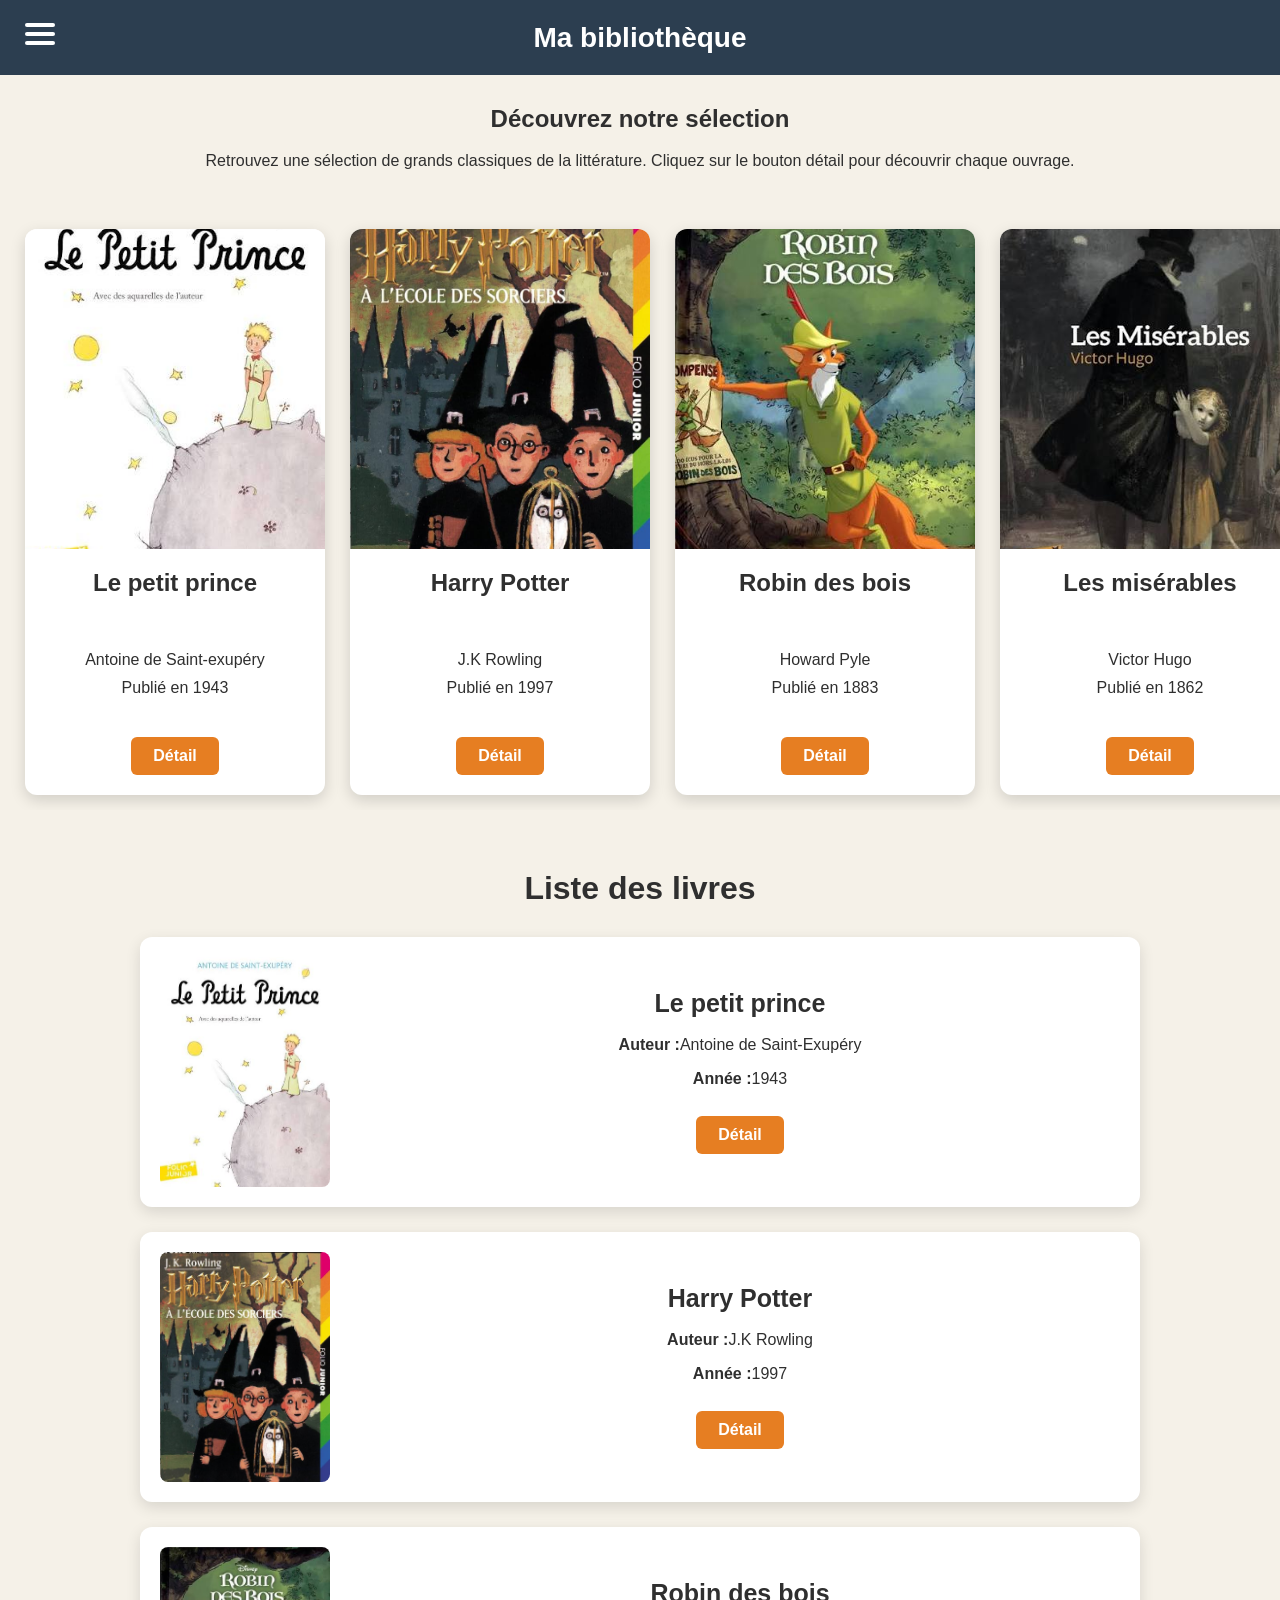
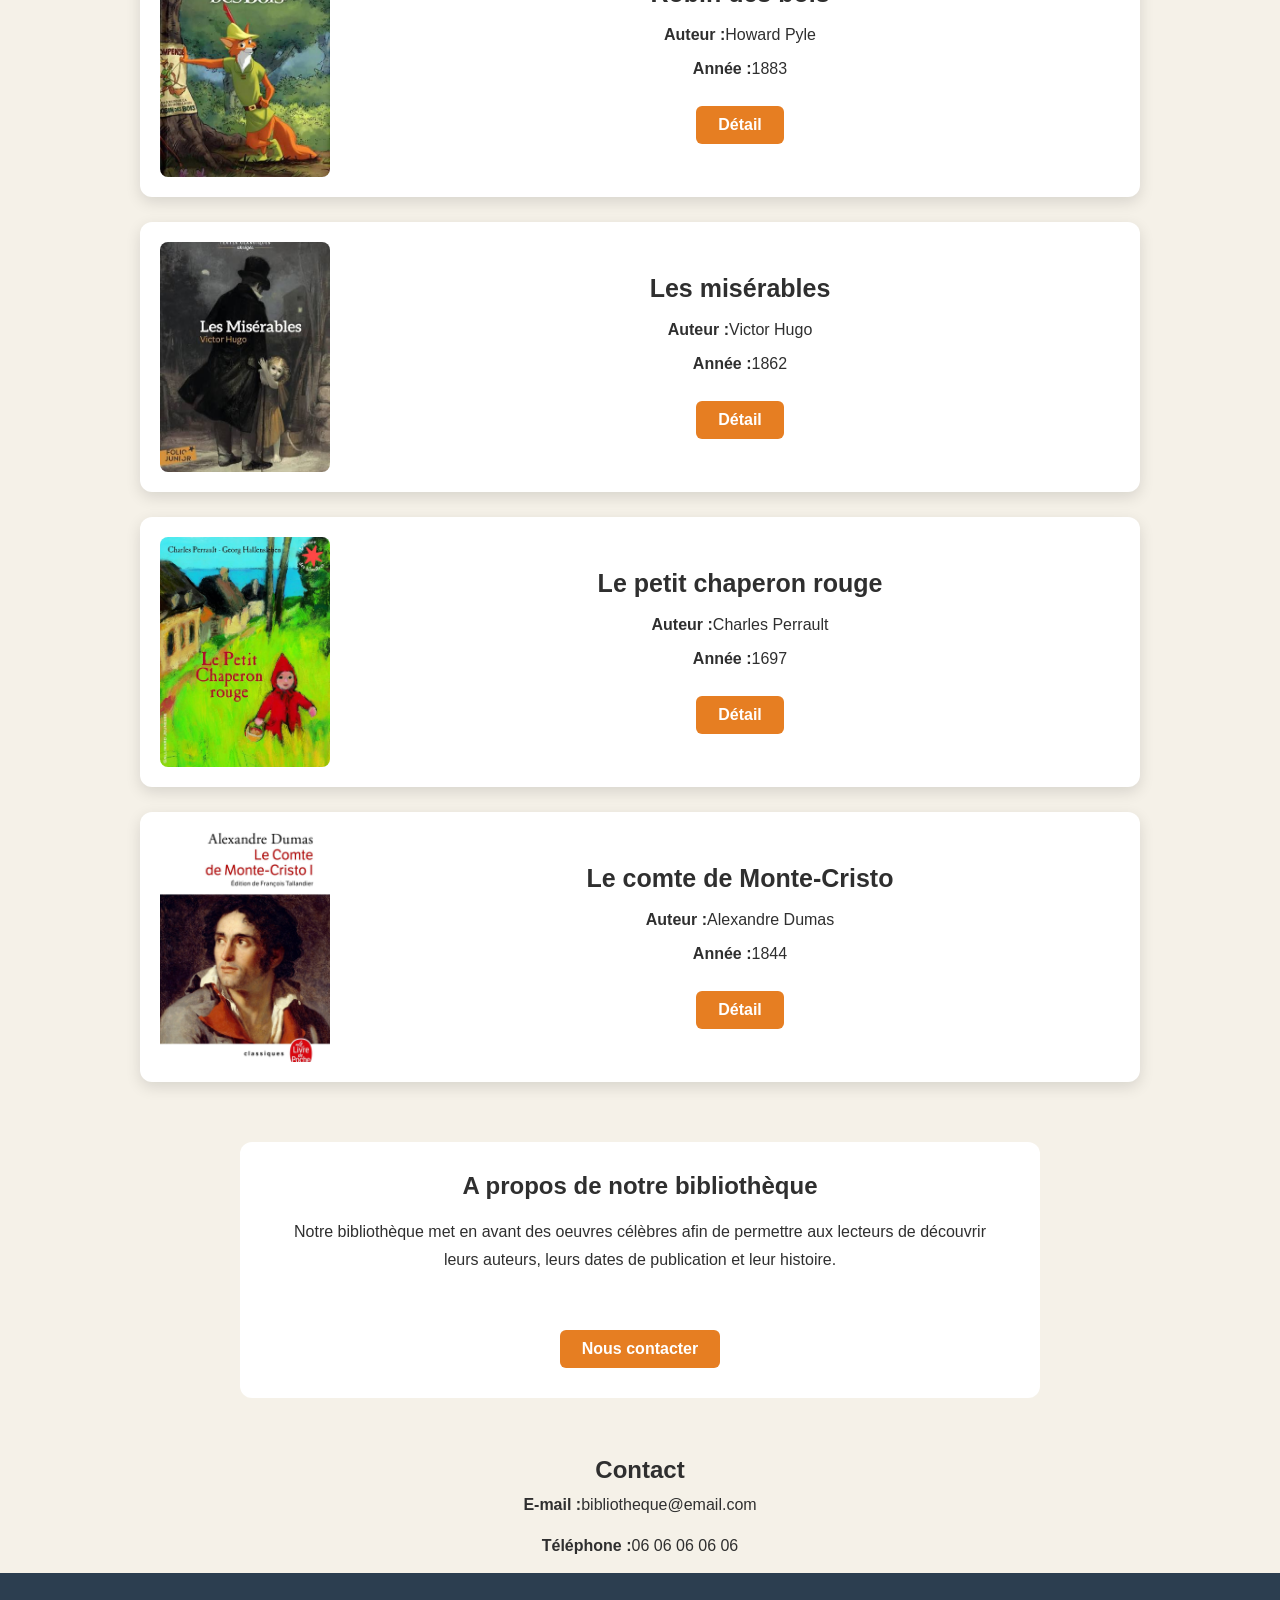
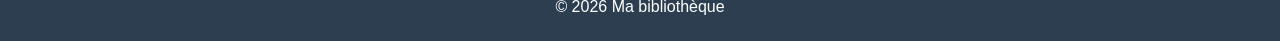
<file: index.html>
<!DOCTYPE html>
<html lang="fr">
<head>
    <meta charset="UTF-8">
    <meta name="viewport" content="width=device-width, initial-scale=1.0">
    <title>Ma bibliothèque</title>
    <link rel="stylesheet" href="style.css">
</head>
<body>
    <header class="header">
        <input type="checkbox" id="menu-toggle">
        <label for="menu-toggle" class="burger" aria-label="Ouvrir le menu">
            <span></span>
            <span></span>
            <span></span>
        </label>
        <nav class="menu">
            <a href="index.html">Accueil</a>
            <a href="nous-contacter.html">Nous contacter</a>
        </nav>
        <h1>Ma bibliothèque</h1>
    </header>
    <main>
        <section class="introduction">
            <h2>Découvrez notre sélection</h2>
            <p>Retrouvez une sélection de grands classiques de la littérature. Cliquez sur le bouton détail pour découvrir chaque ouvrage.</p>
        </section>
        <section class="livres">
            <article class="carte-livre">
                <img src="lepetitprince.jpg" alt="Le petit prince">
                <div class="contenu-carte">
                    <h2>Le petit prince</h2>
                    <p>Antoine de Saint-exupéry</p>
                    <p>Publié en 1943</p>
                    <a href="détail-le-petit-prince.html" class="bouton">Détail</a>
                </div>
            </article>
            <article class="carte-livre">
                <img src="harrypotter.jpg" alt="Harry Potter">
                <div class="contenu-carte">
                    <h2>Harry Potter</h2>
                    <p>J.K Rowling</p>
                    <p>Publié en 1997</p>
                    <a href="détail-harry-potter.html" class="bouton">Détail</a>
                </div>
            </article>
            <article class="carte-livre">
                <img src="robindesbois.jpg" alt="Robin des bois">
                <div class="contenu-carte">
                    <h2>Robin des bois</h2>
                    <p>Howard Pyle</p>
                    <p>Publié en 1883</p>
                    <a href="détail-robin-des-bois.html" class="bouton">Détail</a>
                </div>
            </article>
            <article class="carte-livre">
                <img src="lesmisérables.jpg" alt="Les misérables">
                <div class="contenu-carte">
                    <h2>Les misérables</h2>
                    <p>Victor Hugo</p>
                    <p>Publié en 1862</p>
                    <a href="détail-les-misérables.html" class="bouton">Détail</a>
                </div>
            </article>
            <article class="carte-livre">
                <img src="lepetitchaperonrouge.jpg" alt="Le petit chaperon rouge">
                <div class="contenu-carte">
                    <h2>Le petit chaperon rouge</h2>
                    <p>Charles Perrault</p>
                    <p>Publié en 1697</p>
                    <a href="détail-le-petit-chaperon-rouge.html" class="bouton">Détail</a>
                </div>
            </article>
            <article class="carte-livre">
                <img src="lecomptedemonte-cristojpg.jpg" alt="Le compte de monte cristo">
                <div class="contenu-carte">
                    <h2>Le compte de monte cristo</h2>
                    <p>Alexander Dumas</p>
                    <p>Publié en 1844</p>
                    <a href="détail-le-compte-de-monte-cristo.html" class="bouton">Détail</a>
                </div>
            </article>
        </section>
        <section class="liste-livres">
            <h2>Liste des livres</h2>
            <article class="livre-horizontal">
                <img src="lepetitprince.jpg" alt="Le petit prince">
                <div class="info-livre">
                    <h3>Le petit prince</h3>
                    <p><strong>Auteur :</strong>Antoine de Saint-Exupéry</p>
                    <p><strong>Année :</strong>1943</p>
                    <a href="détail-le-petit-prince.html" class="bouton">Détail</a>
                </div>
            </article>
            <article class="livre-horizontal">
                <img src="harrypotter.jpg" alt="Harry Potter">
                <div class="info-livre">
                    <h3>Harry Potter</h3>
                    <p><strong>Auteur :</strong>J.K Rowling</p>
                    <p><strong>Année :</strong>1997</p>
                    <a href="détail-harry-potter.html" class="bouton">Détail</a>
                </div>
            </article>
            <article class="livre-horizontal">
                <img src="robindesbois.jpg" alt="Robin des bois">
                <div class="info-livre">
                    <h3>Robin des bois</h3>
                    <p><strong>Auteur :</strong>Howard Pyle</p>
                    <p><strong>Année :</strong>1883</p>
                    <a href="détail-robin-des-bois.html" class="bouton">Détail</a>
                </div>
            </article>
            <article class="livre-horizontal">
                <img src="lesmisérables.jpg" alt="Les misérables">
                <div class="info-livre">
                    <h3>Les misérables</h3>
                    <p><strong>Auteur :</strong>Victor Hugo</p>
                    <p><strong>Année :</strong>1862</p>
                    <a href="détail-les-misérables.html" class="bouton">Détail</a>
                </div>
            </article>
            <article class="livre-horizontal">
                <img src="lepetitchaperonrouge.jpg" alt="Le petit chaperon rouge">
                <div class="info-livre">
                    <h3>Le petit chaperon rouge</h3>
                    <p><strong>Auteur :</strong>Charles Perrault</p>
                    <p><strong>Année :</strong>1697</p>
                    <a href="détail-le-petit-chaperon-rouge.html" class="bouton">Détail</a>
                </div>
            </article>
            <article class="livre-horizontal">
                <img src="lecomptedemonte-cristojpg.jpg" alt="Le comte de monte-cristo">
                <div class="info-livre">
                    <h3>Le comte de Monte-Cristo</h3>
                    <p><strong>Auteur :</strong>Alexandre Dumas</p>
                    <p><strong>Année :</strong>1844</p>
                    <a href="détail-le-compte-de-monte-cristo.html" class="bouton">Détail</a>
                </div>
            </article>
        </section>
        <section class="apropos">
            <div>
                <h2>A propos de notre bibliothèque</h2>
                <p>Notre bibliothèque met en avant des oeuvres célèbres afin de permettre aux lecteurs de découvrir leurs auteurs, leurs dates de publication et leur histoire.</p>
            </div>
            <a href="nous-contacter.html" class="bouton">Nous contacter</a>
        </section>
        <section class="contact">
            <h2>Contact</h2>
            <div class="coordonnees">
                <p><strong>E-mail :</strong>bibliotheque@email.com</p>
                <p><strong>Téléphone :</strong>06 06 06 06 06</p>
            </div>
        </section>
    </main>
    <footer class="footer"><p>&copy; 2026 Ma bibliothèque</p></footer>
</body>
</html>
</file>
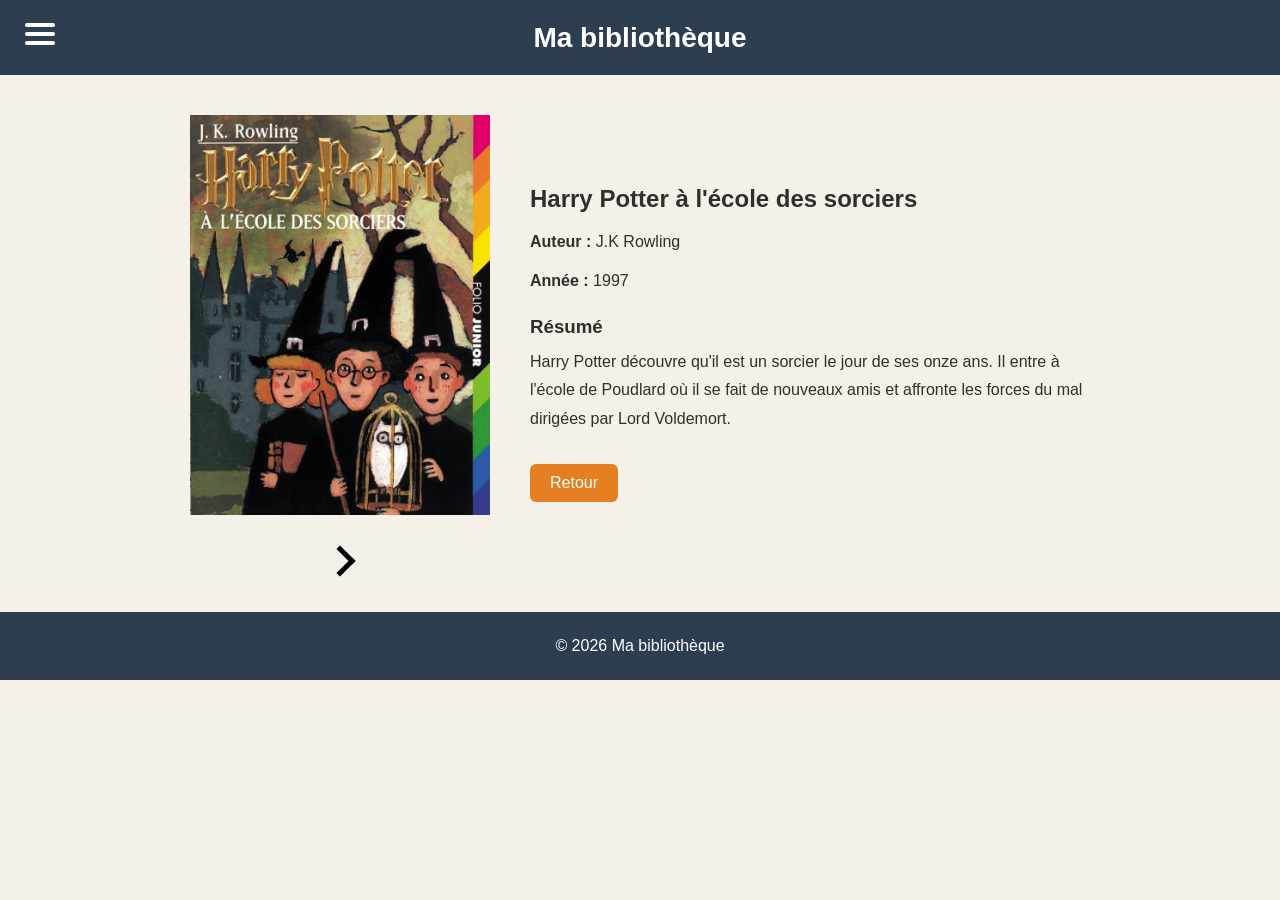
<file: détail-harry-potter.html>
<!DOCTYPE html>
<html lang="fr">
    <head>
        <meta charset="UTF-8">
        <meta name="viewport" content="width=device-width, initial-scale=1.0">
        <title>Harry Potter</title>
        <link rel="stylesheet" href="style.css">
    </head>
    <body>
        <header class="header">
            <input type="checkbox" id="menu-toggle">
            <label for="menu-toggle" class="burger">
                <span></span>
                <span></span>
                <span></span>
            </label>
            <nav class="menu">
                <a href="index.html">Accueil</a>
                <a href="nous-contacter.html">Nous contacter</a>
            </nav>
            <h1>Ma bibliothèque</h1>
        </header>
        <main class="page-detail">
            <section class="detail-livre">
                <div class="image-fleche">
                <input type="checkbox" id="fleche">
                    <div class="detail-image">
                        <img src="harrypotter.jpg" alt="Harry Potter">
                    </div>
                    <div class="detail-premiere-de-couverture">
                        <img src="harrypotter-derriere.jpg" alt="Harry Potter">
                    </div>
                    <label for="fleche" class="bouton-fleche"></label>
                </div>
                <div class="detail-contenu">
                    <h2>Harry Potter à l'école des sorciers</h2>
                    <p><strong>Auteur :</strong> J.K Rowling</p>
                    <p><strong>Année :</strong> 1997</p>
                    <h3>Résumé</h3>
                    <p>Harry Potter découvre qu'il est un sorcier le jour de ses onze ans. Il entre à l'école de Poudlard où il se fait de nouveaux amis et affronte les forces du mal dirigées par Lord Voldemort.</p>
                    <a href="index.html" class="retour">Retour</a>
                </div>
            </section>
        </main>
        <footer class="footer">
            <p>&copy; 2026 Ma bibliothèque</p>
        </footer>
    </body>
</html>
</file>
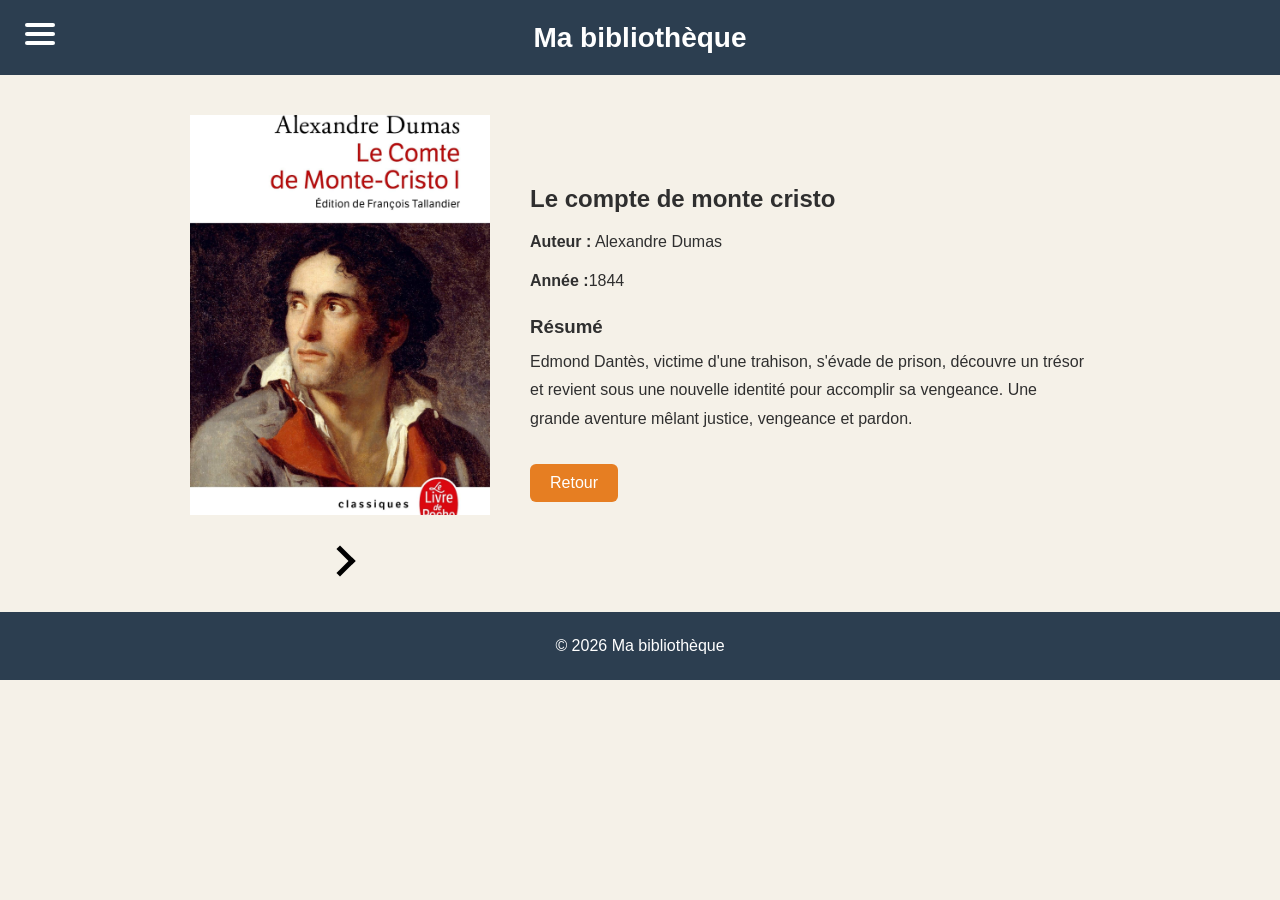
<file: détail-le-compte-de-monte-cristo.html>
<!DOCTYPE html>
<html lang="fr">
    <head>
        <meta charset="UTF-8">
        <meta name="viewport" content="width=device-width, initial-scale=1.0">
        <title>Le compte de monte cristo</title>
        <link rel="stylesheet" href="style.css">
    </head>
    <body>
        <header class="header">
            <input type="checkbox" id="menu-toggle">
            <label for="menu-toggle" class="burger">
                <span></span>
                <span></span>
                <span></span>
            </label>
            <nav class="menu">
                <a href="index.html">Accueil</a>
                <a href="nous-contacter.html">Nous contacter</a>
            </nav>
            <h1>Ma bibliothèque</h1>
        </header>
        <main class="page-detail">
            <section class="detail-livre">
                <div class="image-fleche">
                <input type="checkbox" id="fleche">
                    <div class="detail-image">
                        <img src="lecomptedemonte-cristojpg.jpg" alt="Le compte de monte cristo">
                    </div>
                    <div class="detail-premiere-de-couverture">
                        <img src="comte-de-monte-cristo-derriere.jpg" alt="Le compte de monte cristo">
                    </div>
                    <label for="fleche" class="bouton-fleche"></label>
                </div>
                <div class="detail-contenu">
                    <h2>Le compte de monte cristo</h2>
                    <p><strong>Auteur :</strong> Alexandre Dumas</p>
                    <p><strong>Année :</strong>1844</p>
                    <h3>Résumé</h3>
                    <p>Edmond Dantès, victime d'une trahison, s'évade de prison, découvre un trésor et revient sous une nouvelle identité pour accomplir sa vengeance. Une grande aventure mêlant justice, vengeance et pardon.</p>
                    <a href="index.html" class="retour">Retour</a>
                </div>
            </section>
        </main>
        <footer class="footer">
            <p>&copy; 2026 Ma bibliothèque</p>
        </footer>
    </body>
</html>
</file>
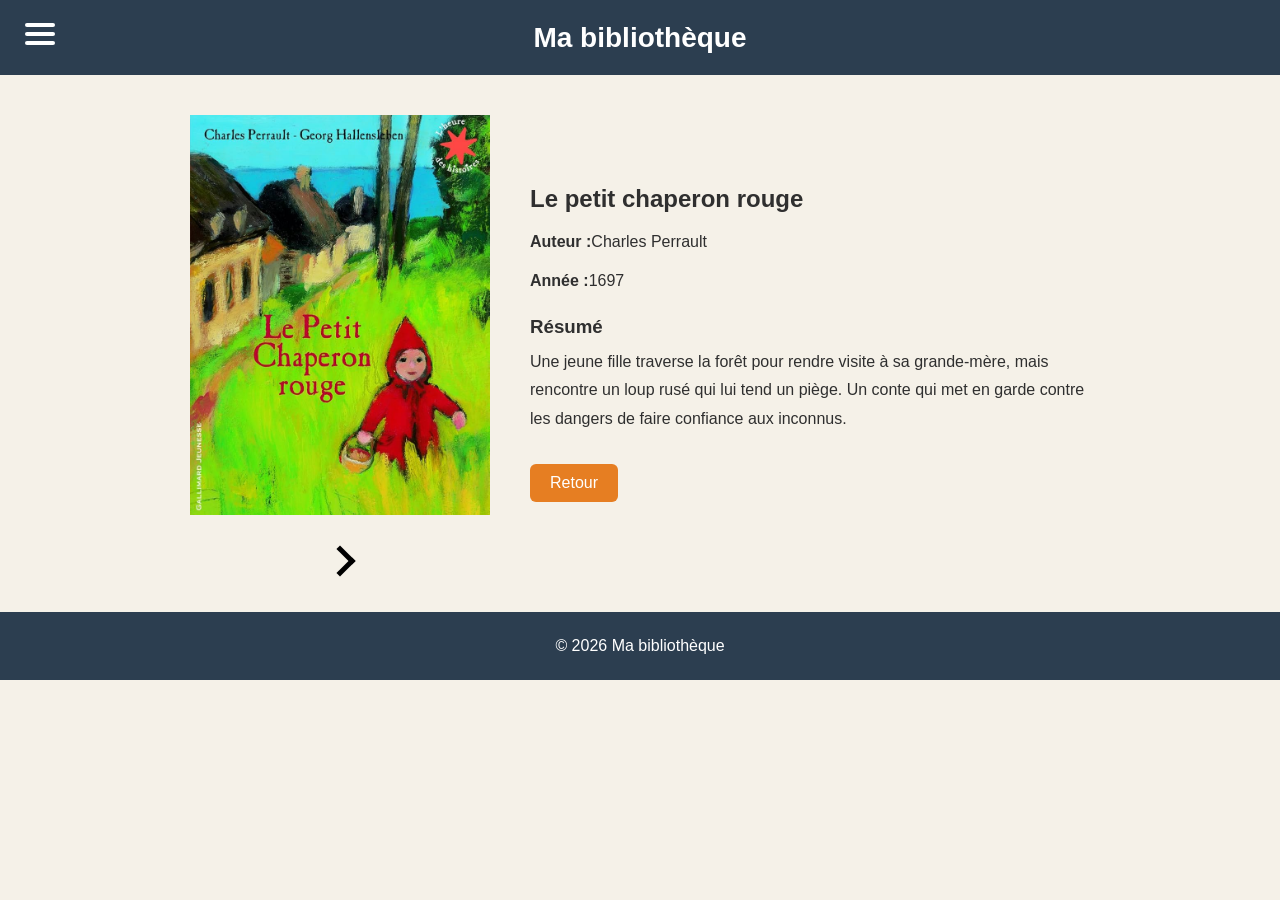
<file: détail-le-petit-chaperon-rouge.html>
<!DOCTYPE html>
<html lang="fr">
    <head>
        <meta charset="UTF-8">
        <meta name="viewport" content="width=device-width, initial-scale=1.0">
        <title>Le petit chaperon rouge</title>
        <link rel="stylesheet" href="style.css">
    </head>
    <body>
        <header class="header">
            <input type="checkbox" id="menu-toggle">
            <label for="menu-toggle" class="burger">
                <span></span>
                <span></span>
                <span></span>
            </label>
            <nav class="menu">
                <a href="index.html">Accueil</a>
                <a href="nous-contacter.html">Nous contacter</a>
            </nav>
            <h1>Ma bibliothèque</h1>
        </header>
        <main class="page-detail">
            <section class="detail-livre">
                <div class="image-fleche">
                <input type="checkbox" id="fleche">
                    <div class="detail-image">
                        <img src="lepetitchaperonrouge.jpg" alt="Le petit chaperon rouge">
                    </div>
                    <div class="detail-premiere-de-couverture">
                        <img src="le-petit-chaperon-rouge-derriere.jpg" alt="Le petit chaperon rouge">
                    </div>
                    <label for="fleche" class="bouton-fleche"></label>
                </div>
                <div class="detail-contenu">
                    <h2>Le petit chaperon rouge</h2>
                    <p><strong>Auteur :</strong>Charles Perrault</p>
                    <p><strong>Année :</strong>1697</p>
                    <h3>Résumé</h3>
                    <p>Une jeune fille traverse la forêt pour rendre visite à sa grande-mère, mais rencontre un loup rusé qui lui tend un piège. Un conte qui met en garde contre les dangers de faire confiance aux inconnus.</p>
                    <a href="index.html" class="retour">Retour</a>
                </div>
            </section>
        </main>
        <footer class="footer">
            <p>&copy; 2026 Ma bibliothèque</p>
        </footer>
    </body>
</html>
</file>
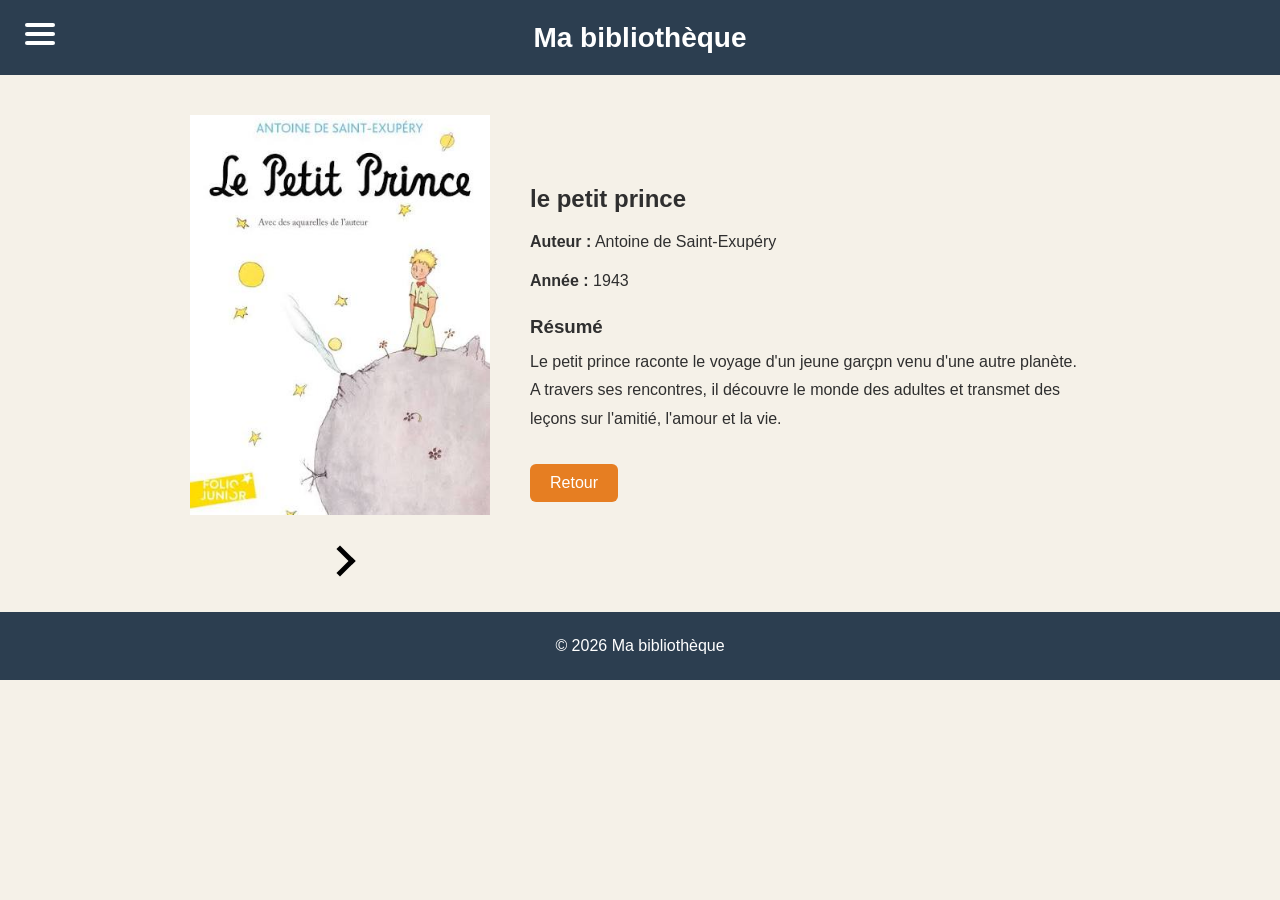
<file: détail-le-petit-prince.html>
<!DOCTYPE html>
<html lang="fr">
    <head>
        <meta charset="UTF-8">
        <meta name="viewport" content="width=device-width, intial-scale=1.0">
        <title>Le petit prince</title>
        <link rel="stylesheet" href="style.css">
    </head>
    <body>
        <header class="header">
            <input type="checkbox" id="menu-toggle">
            <label for="menu-toggle" class="burger">
                <span></span>
                <span></span>
                <span></span>
            </label>
            <nav class="menu">
                <a href="index.html">Accueil</a>
                <a href="nous-contacter.html">Nous contacter</a>
            </nav>
            <h1>Ma bibliothèque</h1>
        </header>
        <main class="page-detail">
            <section class="detail-livre">
                <div class="image-fleche">
                <input type="checkbox" id="fleche">
                    <div class="detail-image">
                        <img src="lepetitprince.jpg" alt="Le petit prince">
                    </div>
                    <div class="detail-premiere-de-couverture">
                        <img src="le petit prince derriere.jpg" alt="Le petit prince">
                    </div>
                    <label for="fleche" class="bouton-fleche"></label>
                </div>
                <div class="detail-contenu">
                    <h2>le petit prince</h2>
                    <p><strong>Auteur :</strong> Antoine de Saint-Exupéry</p>
                    <p><strong>Année :</strong> 1943 </p>
                    <h3>Résumé</h3>
                    <p>Le petit prince raconte le voyage d'un jeune garçpn venu d'une autre planète. A travers ses rencontres, il découvre le monde des adultes et transmet des leçons sur l'amitié, l'amour et la vie.</p>
                    <a href="index.html" class="retour">Retour</a>
                </div>
            </section>
        </main>
        <footer class="footer">
            <p>&copy; 2026 Ma bibliothèque</p>
        </footer>
    </body>
</html>
</file>
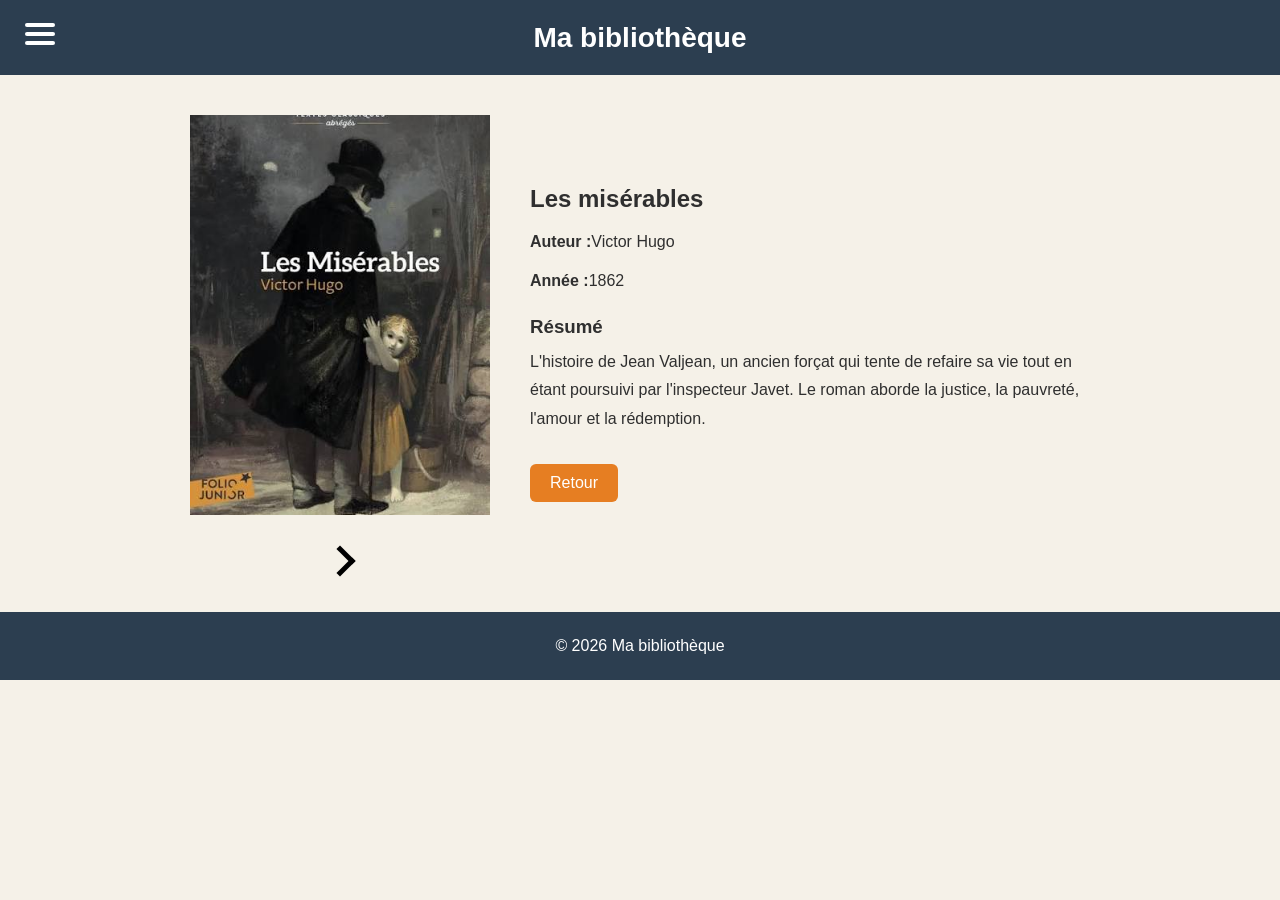
<file: détail-les-misérables.html>
<!DOCTYPE html>
<html lang="fr">
    <head>
        <meta charset="UTF-8">
        <meta name="viewport" content="width=device-width, initial-scale=1.0">
        <title>Les misérables</title>
        <link rel="stylesheet" href="style.css">
    </head>
    <body>
        <header class="header">
            <input type="checkbox" id="menu-toggle">
            <label for="menu-toggle" class="burger">
                <span></span>
                <span></span>
                <span></span>
            </label>
            <nav class="menu">
                <a href="index.html">Accueil</a>
                <a href="nous-contacter.html">Nous contacter</a>
            </nav>
            <h1>Ma bibliothèque</h1>
        </header>
        <main class="page-detail">
            <section class="detail-livre">
                <div class="image-fleche">
                <input type="checkbox" id="fleche">
                    <div class="detail-image">
                        <img src="lesmisérables.jpg" alt="Les misérables">
                    </div>
                    <div class="detail-premiere-de-couverture">
                        <img src="les-misérables-derriere.jpg" alt="Les misérables">
                    </div>
                    <label for="fleche" class="bouton-fleche"></label>
                </div>
                <div class="detail-contenu">
                    <h2>Les misérables</h2>
                    <p><strong>Auteur :</strong>Victor Hugo</p>
                    <p><strong>Année :</strong>1862</p>
                    <h3>Résumé</h3>
                    <p>L'histoire de Jean Valjean, un ancien forçat qui tente de refaire sa vie tout en étant poursuivi par l'inspecteur Javet. Le roman aborde la justice, la pauvreté, l'amour et la rédemption.</p>
                    <a href="index.html" class="retour">Retour</a>
                </div>
            </section>
        </main>
        <footer class="footer">
            <p>&copy; 2026 Ma bibliothèque</p>
        </footer>
    </body>
</html>
</file>
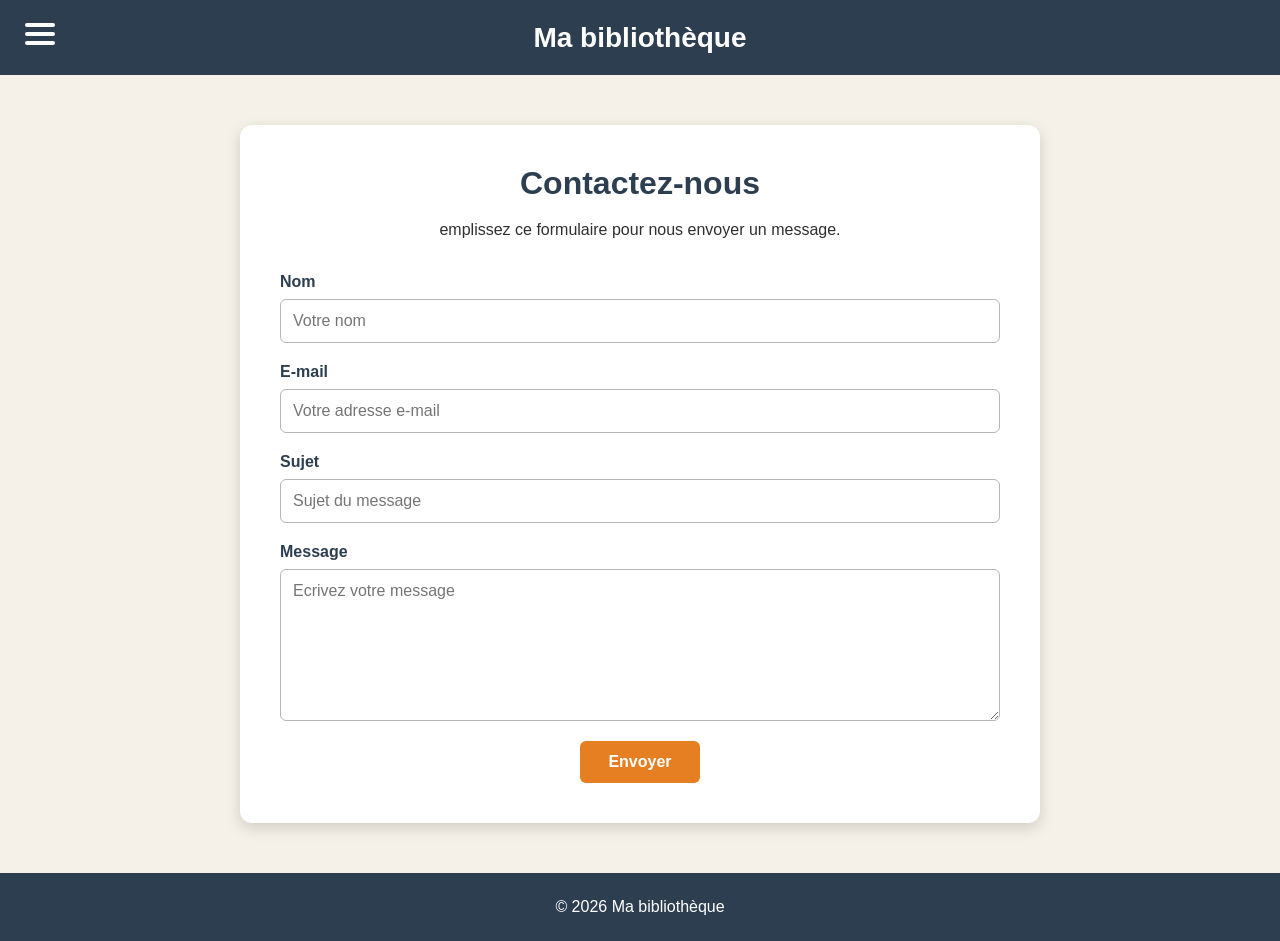
<file: nous-contacter.html>
<!DOCTYPE html>
<html lang="fr">
    <head>
        <meta charset="UTF-8">
        <meta name="viewport" content="width=device-width, initial-scale=1.0">
        <title>Nous contacter</title>
        <link rel="stylesheet" href="style.css">
    </head>
    <body>
        <header class="header">
            <input type="checkbox" id="menu-toggle">
            <label for="menu-toggle" class="burger" aria-label="Ouvrir le menu">
                <span></span>
                <span></span>
                <span></span>
            </label>
            <nav class="menu">
                <a href="index.html">Accueil</a>
                <a href="nous-contact.html">Nous contacter</a>
            </nav>
            <h1>Ma bibliothèque</h1>
        </header>
        <main class="page-contact">
            <section class="formulaire-contact">
                <h2>Contactez-nous</h2>
                <p>emplissez ce formulaire pour nous envoyer un message.</p>
                <form action="#" method="post">
                    <div class="champ">
                        <label for="nom">Nom</label>
                        <input
                            type="text"
                            id="nom"
                            name="nom"
                            placeholder="Votre nom"
                            required
                        >
                    </div>
                    <div class="champ">
                        <label for="email">E-mail</label>
                        <input
                            type="email"
                            id="email"
                            name="email"
                            placeholder="Votre adresse e-mail"
                            required
                        >
                    </div>
                    <div class="champ">
                        <label for="sujet">Sujet</label>
                        <input
                            type="text"
                            id="sujet"
                            name="sujet"
                            placeholder="Sujet du message"
                            required
                        >
                    </div>
                    <div class="champ">
                        <label for="message">Message</label>
                        <textarea
                            id="message"
                            name="message"
                            rows="7"
                            placeholder="Ecrivez votre message"
                            required
                            ></textarea>
                    </div>
                    <button type="submit" class="bouton-envoyer">
                        Envoyer
                    </button>
                </form>
            </section>
        </main>
        <footer class="footer">
            <p>&copy; 2026 Ma bibliothèque</p>
        </footer>
    </body>
</html>
</file>
<file: style.css>
* {
    margin: 0;
    padding: 0;
    box-sizing: border-box;
}
body {
    font-family: Arial, Helvetica, sans serif;
    background-color: #f5f1e8;
    color: #2f2f2f;
}
/* header */
.header {
    position: relative;
    display: flex;
    justify-content: center;
    align-items: center;
    min-height: 75px;
    padding: 10px 20px;
    background-color: #2c3e50;
    color: white;
}
.header h1 {
    font-size: 28px;
    margin: 0;
}
/* Cacher la case de menu */
#menu-toggle {
    display: none;
}
/* Menu burger */
.burger {
    position: absolute;
    top: 23px;
    left: 25px;
    z-index: 30;
    display: flex;
    flex-direction: column;
    gap: 5px;
    cursor: pointer;
}
.burger span {
    display: block;
    width: 30px;
    height: 4px;
    background-color: white;
    border-radius: 5px;
}
/* Menu latéral caché */
.menu {
    position: fixed;
    top: 0;
    left: -260px;
    z-index: 20;
    display: flex;
    flex-direction: column;
    align-items: flex-start;
    gap: 15px; 
    width: 240px;
    height: 100vh;
    padding: 95px 25px 30px;
    background-color: #2c3e50;
    transition: left 0.3s ease;
}
/* Liens invisible tant que le menu est fermé */
.menu a {
    display: block;
    width: 100%;
    padding: 12px;
    color: white;
    text-decoration: none;
    font-weight: bold;
    border-radius: 6px;
}
.menu a:hover {
    background-color: #e67e22;
}
/* Ouverture du menu */
#menu-toggle:checked ~ .menu {
    left: 0;
}
/* Introduction */
.introduction {
    text-align: center;
    max-width: 900px;
    margin: 30px auto;
}
.introduction h2{
    margin-bottom: 15px;
}
.introduction p {
    line-height: 1.6;
}
/* Livres sur une ligne horizontale */
.livres {
    display: flex;
    gap: 25px;
    margin: 40px auto;
    padding: 15px 25px; 
    overflow-x: auto;
    overflow-y: hidden;
    box-sizing: border-box;
}
.carte-livre {
    display: flex;
    flex-direction: column;
    flex: 0 0 300px;
    min-width: 300;
    min-height: 500px;
    background-color: white;
    border-radius: 12px;
    overflow: hidden;
    text-align: center;
    box-shadow: 0 5px 15px rgba(0, 0, 0, 0.15);
    scroll-snap-align: start;
}
/* images de même taille */
.carte-livre img {
    width: 100%;
    height: 320px;
    object-fit: cover;
    display: block;
}
/* Contenu des cartes */
.contenu-carte {
    display: flex;
    flex-direction: column;
    align-items: center;
    flex-grow: 1;
    padding: 20px;
}
.contenu-carte h2 {
    min-height: 70px;
    margin-bottom: 12px;
}
.contenu-carte p {
    margin-bottom: 10px;
}
/* Bouton détail sur les trois cartes */
.bouton {
    display: inline-block;
    margin-top: 30px;
    padding: 10px 22px;
    background-color: #e67e22;
    color: white;
    text-decoration: none;
    font-weight: bold;
    border-radius: 6px;
}
.bouton:hover {
    background-color: #c96813;
}
/* Autres sections */
.presentation,
.contact-rapide {
    max-width: 1000px;
    margin: 0 auto 40px;
    padding: 30px;
    text-align: center;
    border-radius: 12px;
}
.presentation {
    background-color: #ffffff;
}
/* Footer */
.footer {
    padding: 25px;
    background-color: #2c3e50;
    color: white;
    text-align: center;
}
/* Téléphone */
@media screen and (max-width: 700px) {
    .header h1 {
        font-size: 25px;
    }
    .burger {
        left: 20px;
    }
    .livres {
        display: flex;
        flex-direction: row;
        justify-content: center;
        align-items: stretch;
        flex-wrap: nowrap;
        gap: 25px;
        width: 95%;
        max-width: 1200px;
        margin: 40px auto;
    }
}
/* Conteneur de la page détail */
.detail-livre {
    max-width: 900px;
    margin: 40px auto;
    display: flex;
    align-items: center;
    gap: 40px;
}
/*Image */
.detail-livre img {
    width: 300px;
    height: 400px;
    object-fit: cover;
    display: block;
    margin: 0 auto 20px;
}
.detail-premiere-de-couverture {
    display: none;
}
    #fleche:checked ~ .detail-image {
        display: none;
}
    #fleche:checked ~ .detail-premiere-de-couverture {
        display: block;
    }
.image-fleche {
    display: flex;
    flex-direction: column;
    align-items: center;
}
.bouton-fleche {
    width: 22px;
    height: 22px;
    border-top: 5px solid black;
    border-right: 5px solid black;
    transform: rotate(45deg);
    cursor: pointer;
    margin-top: 15px;
}
#fleche {
    display: none;
}
/* Titre */
.detail-livre h1 {
    margin: 8px 0;
    line-height: 1.6;
}
/* Bouton */
.retour {
    display: inline-block;
    margin-top: 20px;
    padding: 10px 20px;
    background: #e67e22;
    color: white;
    text-decoration: none;
    border-radius: 6px;
}
.detail-contenu p {
    margin: 10px 0;
    line-height: 1.8;
}
.detail-contenu h2 {
    margin-bottom: 15px;
}
.detail-contenu h3 {
    margin: 20px 0 10px;
}
/* Section à propos */
.apropos {
    width: 90%;
    max-width: 800px;
    margin: 40px auto;
    padding: 30px;
    background-color: white;
    border-radius: 12px;
    text-align: center;
}
.apropos h2 {
    margin-bottom: 18px;
}
.apropos p {
    max-width: 700px;
    margin: 0 auto 25px;
    line-height: 1.8;
}
/* Section contact */
.contact {
    text-align: center;
    line-height: 1.8;
    margin-top: 50px;
}
.contact p {
    line-height: 1.8;
    margin-bottom: 12px;
}
/* page contact */
.page-contact {
    width: 90%;
    max-width: 800px;
    margin: 50px auto;
}
.formulaire-contact {
    padding: 40px;
    background-color: white;
    border-radius: 12px;
    text-align: center;
    box-shadow: 0 5px 15px rgba(0, 0, 0, 0.15);
}
.formulaire-contact h2 {
    margin-bottom: 15px;
    color: #2c3e50;
    font-size: 32px;
}
.formulaire-contact > p {
    margin-bottom: 30px;
    line-height: 1.6;
}
form {
    display: flex;
    flex-direction: column;
    gap: 20px;
}
.champ {
    display: flex;
    flex-direction: column;
    align-items: flex-start;
}
.champ label {
    margin-bottom: 8px;
    font-weight: bold;
    color: #2c3e50;
}
.champ input,
.champ textarea {
    width: 100%;
    padding: 12px;
    border: 1px solid #b7b7b7;
    border-radius: 6px;
    font-family: Arial, Helvetica, sans-serif;
    font-size: 16px;
}
.champ textarea {
    resize: vertical;
}
.champ input:focus,
.champ textarea:focus {
    outline: 2px solid #e67e22;
    border-color:transparent;
}
.bouton-envoyer {
    align-self: center;
    padding: 12px 28px;
    border: none;
    border-radius: 6px;
    background-color: #e67e22;
    color: white;
    font-size: 16px;
    font-weight: bold;
    cursor: pointer;
}
.bouton-envoyer:hover {
    background-color: #c96813;
}
@media screen and (max-width: 700px) {
    .formulaire-contact {
        padding: 25px;
    }
    .formulaire-contact h2 {
        font-size: 27px;
    }
}
/* Liste verticale sous le carrousel */
.liste-livres {
    width: 90%;
    max-width: 1000px;
    margin: 60px auto;
}
.liste-livres > h2{
    margin-bottom: 30px;
    text-align: center;
    font-size: 32px;
}
.livre-horizontal {
    display: flex;
    align-items: center;
    gap: 30px;
    margin-bottom: 25px;
    padding: 20px;
    background-color: white;
    border-radius: 12px;
    box-shadow: 0 5px 15px rgba(0, 0, 0, 0.12);
}
/* Toutes les images ont la même taille */
.livre-horizontal img {
    width: 170px;
    height: 230px;
    flex-shrink: 0;
    object-fit: cover;
    border-radius: 8px;
}
.info-livre {
    display: flex;
    flex-direction: column;
    justify-content: center;
    flex: 1;
    text-align: center;
    align-items: center;
}
.info-livre h3 {
    margin-bottom: 15px;
    font-size: 25px;
}
.info-livre p {
    margin-bottom: 10px;
    line-height: 1.5;
}
/*Ici, le bouton ne doit pas utiliser mergin-top: auto */
.info-livre .bouton {
    margin-top: 15px;
}
/* Téléphone */
@media screen and (max-wodth: 650px) {
    .livre-horizontal {
        flex-direction: column;
        text-align: center;
    }
    .info-livre {
        align-items: center;
    }
    .livre-horizontal img {
        width: 200px;
        height: 280;
    }
}
</file>
